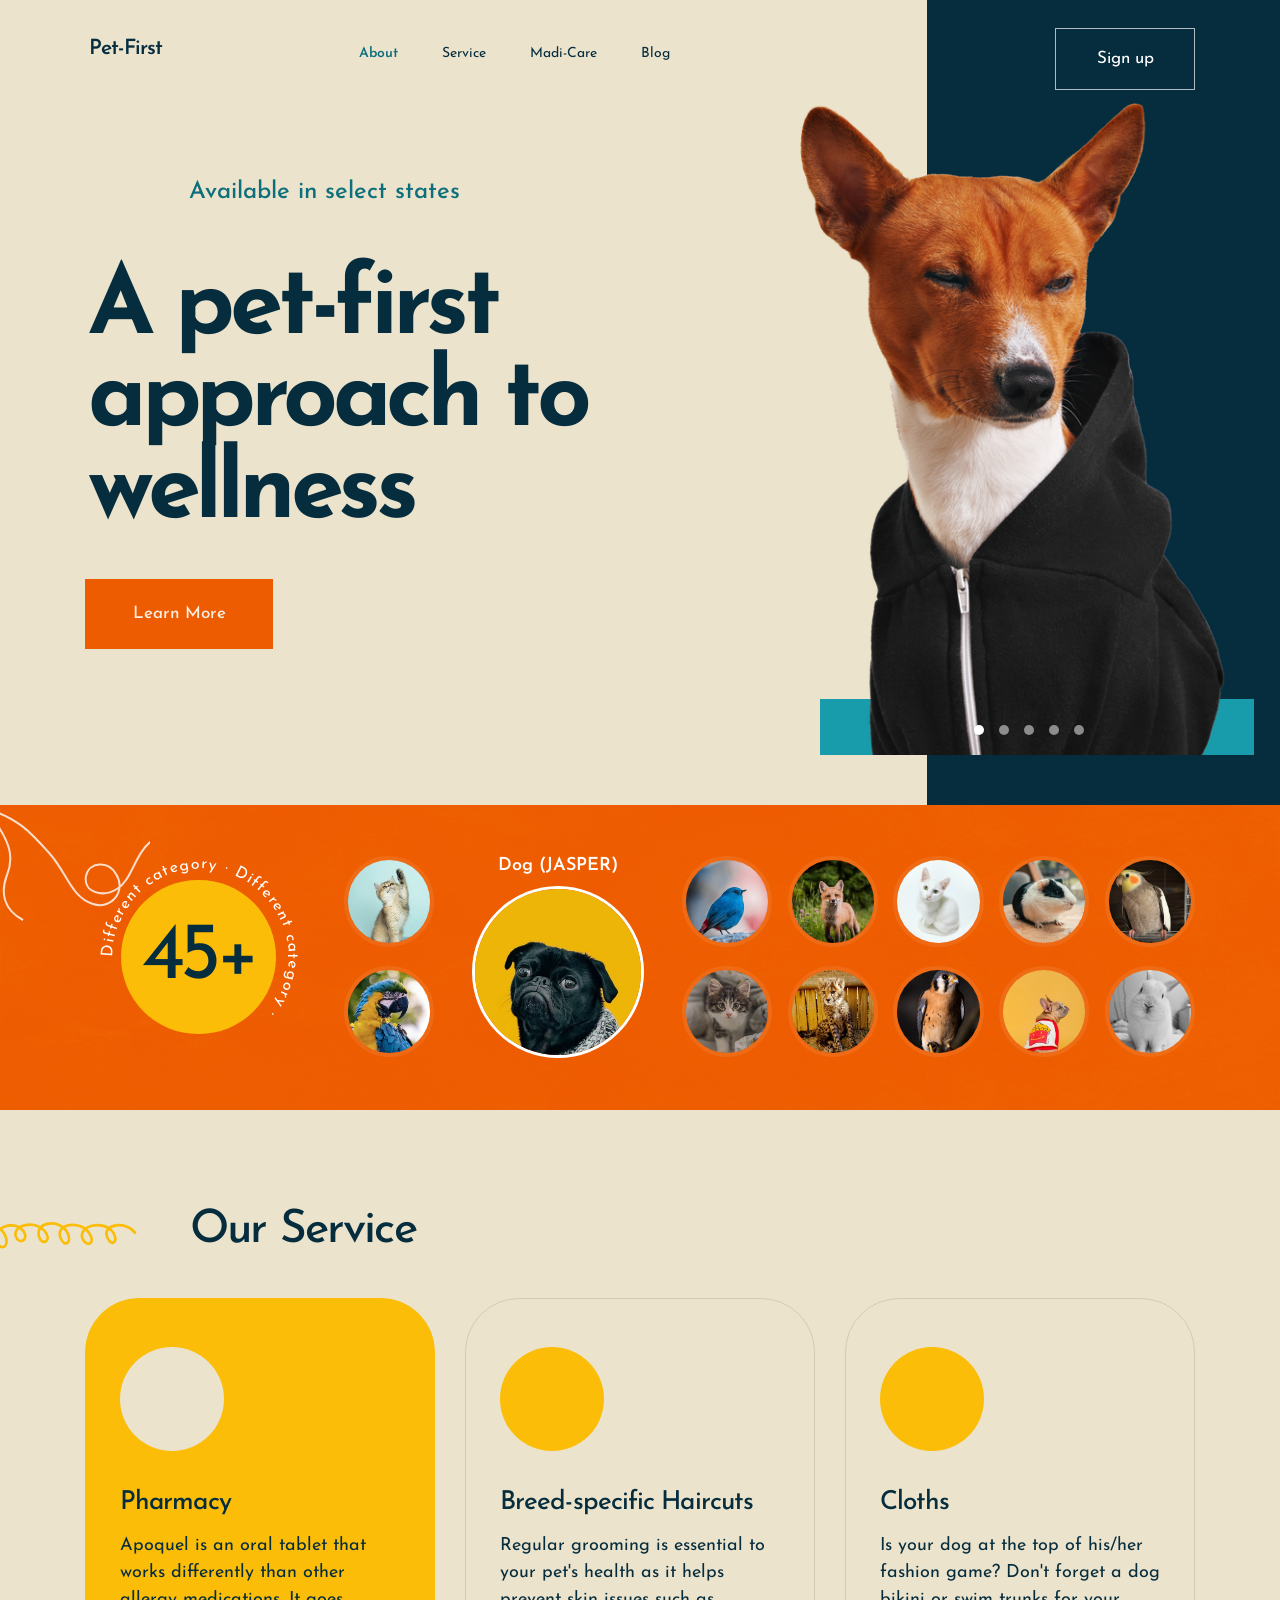
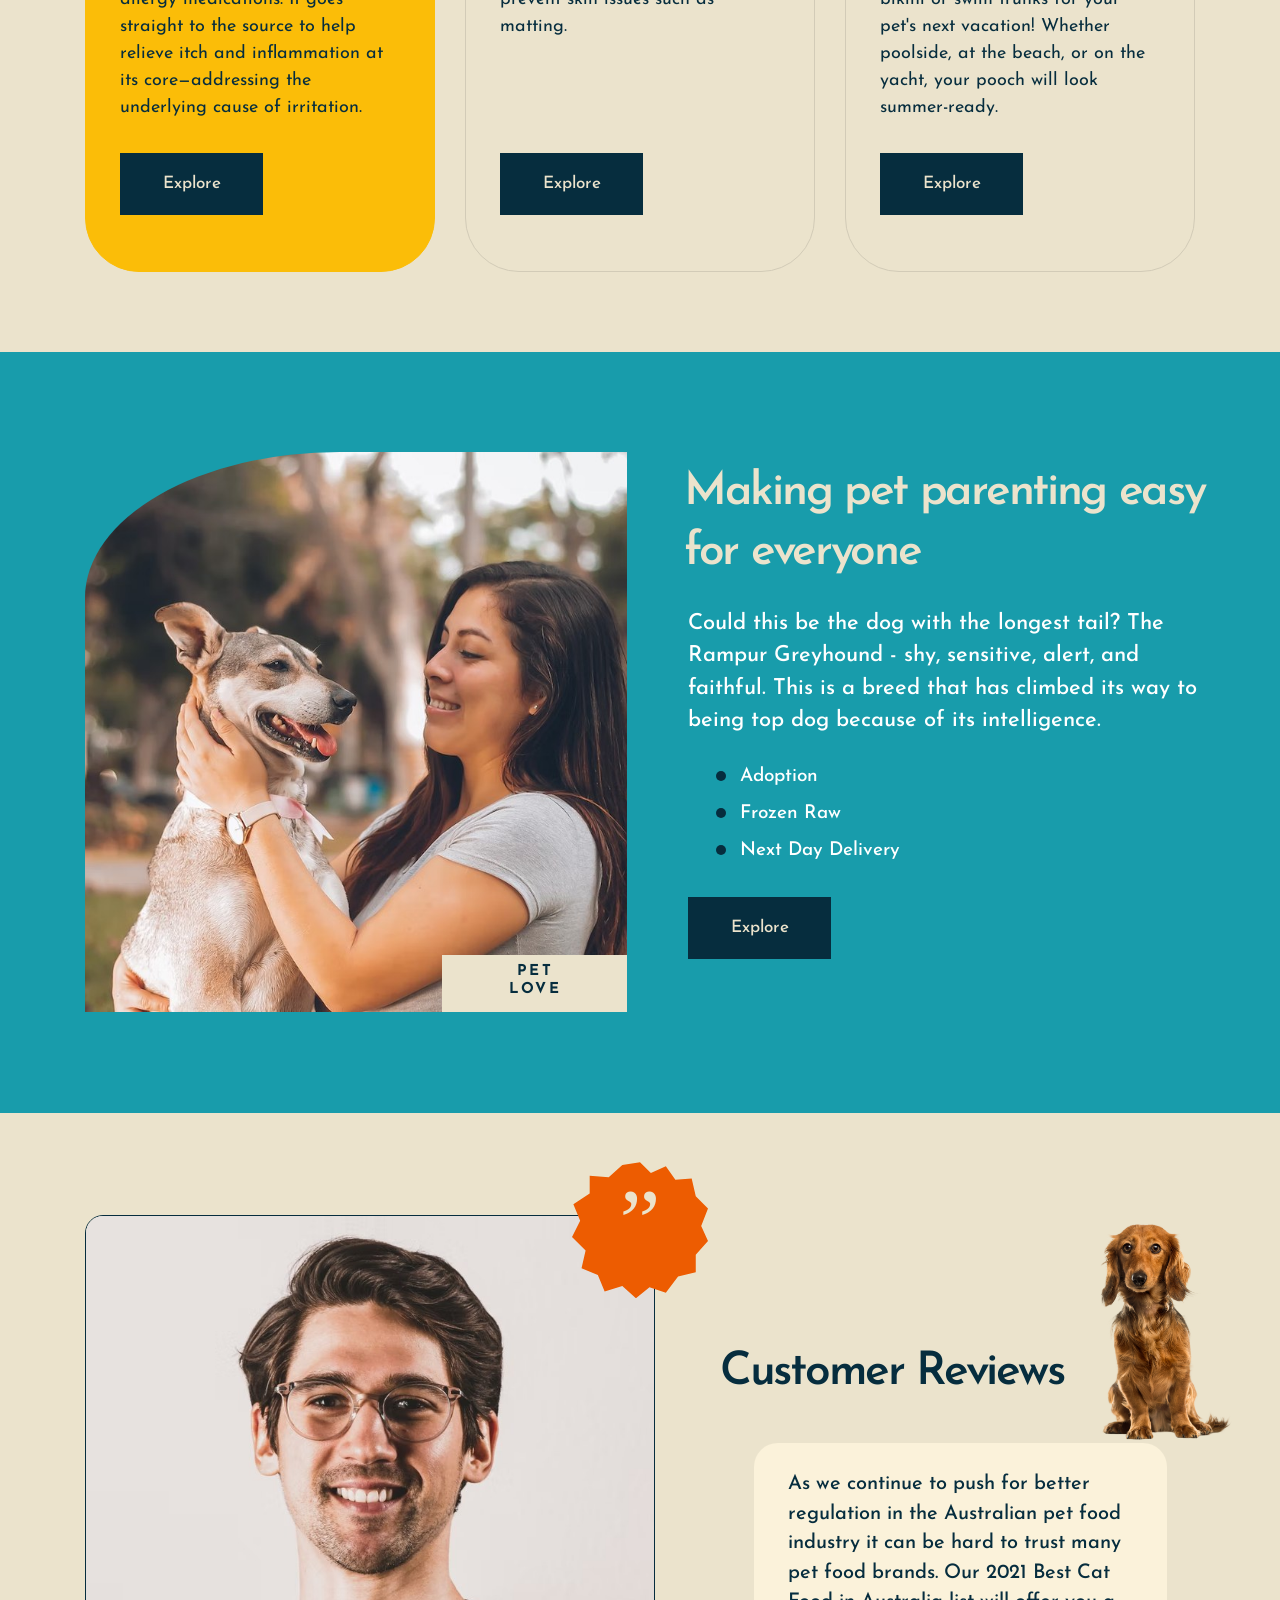
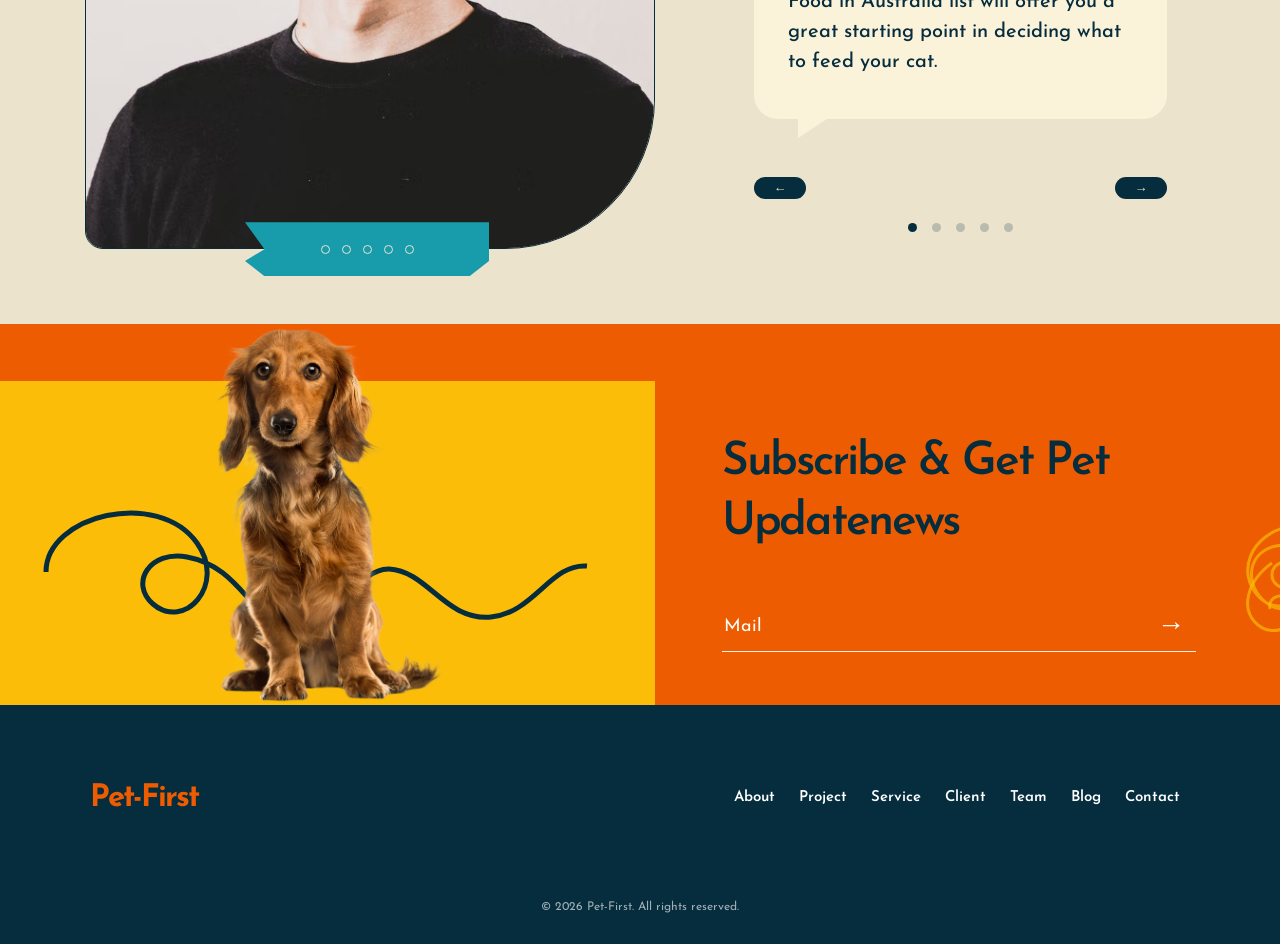
<file: index.html>
<!DOCTYPE html>
<html lang="en">
<head>
	<meta charset="UTF-8">
	<meta name="viewport" content="width=device-width, initial-scale=1.0">
	<meta name="description" content="A pet-first approach to wellness. Thoughtful products and services for happier, healthier pets.">
	<title>Pet-First — A Pet-First Approach to Wellness</title>
	<link rel="preconnect" href="https://fonts.googleapis.com">
	<link rel="preconnect" href="https://fonts.gstatic.com" crossorigin>
	<link href="https://fonts.googleapis.com/css2?family=Josefin+Sans:wght@400;500;600;700&display=swap" rel="stylesheet">
	<link rel="stylesheet" href="styles.css">
	<script src="js/script.js" defer></script>
</head>
<body>
	<header class="site-header">
		<div class="header-inner">
			<a class="brand" href="#home" aria-label="Pet-First home">Pet-First</a>
			<button class="menu-toggle" type="button" aria-expanded="false" aria-controls="main-navigation" aria-label="Open navigation">
				<span></span><span></span><span></span>
			</button>
			<nav class="main-navigation" id="main-navigation" aria-label="Main navigation">
				<ul>
					<li><a class="active" href="#about">About</a></li>
					<li><a href="#services">Service</a></li>
					<li><a href="#wellness">Madi-Care</a></li>
					<li><a href="#reviews">Blog</a></li>
				</ul>
			</nav>
			<a class="signup-button" href="#newsletter">Sign up</a>
		</div>
	</header>

	<main>
		<section class="hero" id="home" aria-labelledby="hero-title">
			<div class="hero-panel" aria-hidden="true"></div>
			<div class="hero-copy">
				<p class="hero-kicker">Available in select states</p>
				<h1 id="hero-title">A pet-first<br>approach to<br>wellness</h1>
				<a class="button button-orange" href="#about">Learn More</a>
			</div>
			<figure class="hero-visual">
				<img src="images/hero-dog.png" alt="A small brown dog wearing a black hoodie">
				<figcaption class="visually-hidden">A pet-first approach to wellness</figcaption>
				<div class="hero-accent" aria-hidden="true"></div>
				<div class="hero-dots" aria-hidden="true"><i></i><i></i><i></i><i></i><i></i></div>
			</figure>
		</section>

		<section class="stats" id="about" aria-label="Pet categories and community">
			<div class="stats-paper" aria-hidden="true"></div>
			<svg class="stats-doodle" viewBox="0 0 150 150" aria-hidden="true">
				<path d="M-14 4 C18 12 33 30 50 49 C67 68 71 92 93 99 C111 105 127 86 116 69 C108 55 89 57 86 71 C83 87 102 93 117 84 C133 74 134 48 154 34" />
				<path d="M-4 18 C10 38 14 53 7 70 C0 88 4 105 23 115" />
			</svg>
			<div class="stats-inner">
				<div class="stat-bubble">
					<svg class="stat-ring" viewBox="0 0 240 240" aria-hidden="true">
						<defs><path id="ring-path" d="M 120,120 m -93,0 a 93,93 0 1,1 186,0 a 93,93 0 1,1 -186,0"></path></defs>
						<text><textPath href="#ring-path">Different category · Different category · </textPath></text>
					</svg>
					<div class="stat-number">45+</div>
				</div>
				<div class="pet-gallery" aria-label="Pets in our community">
					<img src="images/pet-kitten.jpg" alt="Kitten">
					<img src="images/pet-blue-bird.jpg" alt="Blue bird">
					<img src="images/pet-fox.jpg" alt="Fox">
					<img src="images/pet-cat.jpg" alt="White cat">
					<img src="images/pet-guinea-pig.jpg" alt="Guinea pig">
					<img src="images/pet-cockatiel.jpg" alt="Cockatiel">
					<img src="images/pet-parrot.jpg" alt="Parrot">
					<img src="images/pet-kitten-grey.jpg" alt="Grey kitten">
					<img src="images/pet-serval.jpg" alt="Serval cat">
					<img src="images/pet-hawk.jpg" alt="Hawk">
					<img src="images/pet-mouse.jpg" alt="Mouse in a sweater">
					<img src="images/pet-rabbit.jpg" alt="Rabbit">
					<div class="featured-pet">
						<p>Dog (JASPER)</p>
						<img src="images/pet-pug.jpg" alt="Pug wearing a patterned sweater">
					</div>
				</div>
			</div>
		</section>

		<section class="services" id="services" aria-labelledby="services-title">
			<svg class="service-squiggle" viewBox="0 0 300 70" aria-hidden="true">
				<path d="M2 49 C19 22 39 24 46 43 C52 61 36 64 31 49 C25 30 58 17 72 34 C83 47 65 57 61 42 C57 25 89 18 104 34 C117 48 101 59 96 43 C90 20 126 17 137 34 C148 52 134 61 128 44 C121 22 159 19 171 37 C183 54 166 60 161 45 C155 27 190 18 205 34 C218 48 205 62 198 43 C191 24 227 19 240 37" />
			</svg>
			<h2 id="services-title">Our Service</h2>
			<div class="service-track">
				<article class="service-card service-pharmacy">
					<div class="service-icon icon-cream" aria-hidden="true">
					</div>
					<h3>Pharmacy</h3>
					<p>Apoquel is an oral tablet that works differently than other allergy medications. It goes straight to the source to help relieve itch and inflammation at its core—addressing the underlying cause of irritation.</p>
					<a class="button button-navy" href="#newsletter">Explore</a>
				</article>
				<article class="service-card service-grooming">
					<div class="service-icon icon-yellow" aria-hidden="true">
					</div>
					<h3>Breed-specific Haircuts</h3>
					<p>Regular grooming is essential to your pet's health as it helps prevent skin issues such as matting.</p>
					<a class="button button-navy" href="#newsletter">Explore</a>
				</article>
				<article class="service-card service-clothes">
					<div class="service-icon icon-yellow" aria-hidden="true">
					</div>
					<h3>Cloths</h3>
					<p>Is your dog at the top of his/her fashion game? Don't forget a dog bikini or swim trunks for your pet's next vacation! Whether poolside, at the beach, or on the yacht, your pooch will look summer-ready.</p>
					<a class="button button-navy" href="#newsletter">Explore</a>
				</article>
			</div>
		</section>

		<section class="wellness" id="wellness" aria-labelledby="wellness-title">
			<div class="wellness-photo">
				<img src="images/family-with-dog.jpg" alt="A woman smiling as she spends time with her dog">
				<span class="photo-sticker" aria-hidden="true">PET<br>LOVE</span>
			</div>
			<div class="wellness-copy">
				<h2 id="wellness-title">Making pet parenting easy for everyone</h2>
				<p class="wellness-description">Could this be the dog with the longest tail? The Rampur Greyhound - shy, sensitive, alert, and faithful. This is a breed that has climbed its way to being top dog because of its intelligence.</p>
				<ul class="wellness-features">
					<li>Adoption</li>
					<li>Frozen Raw</li>
					<li>Next Day Delivery</li>
				</ul>
				<a class="button button-navy" href="#services">Explore</a>
			</div>
		</section>

		<section class="reviews" id="reviews" aria-labelledby="reviews-title">
			<div class="review-photo">
				<img src="images/customer-portrait.jpg" alt="A smiling customer">
			</div>
			<div class="review-quote" aria-hidden="true">”</div>
			<div class="review-ribbon" aria-hidden="true"><i></i><i></i><i></i><i></i><i></i></div>
			<div class="review-copy">
				<div class="review-head">
					<h2 id="reviews-title">Customer Reviews</h2>
					<img class="review-pet" src="images/newsletter-dog.png" alt="" aria-hidden="true">
				</div>
				<p>As we continue to push for better regulation in the Australian pet food industry it can be hard to trust many pet food brands. Our 2021 Best Cat Food in Australia list will offer you a great starting point in deciding what to feed your cat.</p>
				<div class="review-controls" aria-hidden="true">
					<span class="control-pill">←</span><span class="control-pill">→</span>
				</div>
				<div class="review-pagination" aria-hidden="true"><i class="current"></i><i></i><i></i><i></i><i></i></div>
			</div>
		</section>

		<section class="newsletter" id="newsletter" aria-labelledby="newsletter-title">
			<div class="newsletter-yellow" aria-hidden="true">
				<svg class="newsletter-leash" viewBox="0 0 550 164" aria-hidden="true"><path d="M4 85c0-57 112-84 151-29 30 42-13 88-44 61-24-21-3-54 34-47 55 10 63 64 103 70 46 7 64-59 99-58 39 2 56 52 102 48 43-4 60-54 96-51"/></svg>
			</div>
			<img class="newsletter-dog" src="images/newsletter-dog.png" alt="A golden retriever sitting attentively">
			<svg class="newsletter-swirls" viewBox="0 0 190 195" aria-hidden="true"><path d="M165 8c-42 8-55 48-32 71 21 21 51 2 43-22-7-20-31-15-30 1 1 13 21 17 29 5 12-18-7-39-25-35-26 5-33 34-13 54 20 19 49 6 47-18"/><path d="M146 45c-26 19-32 47-14 62 19 15 43-3 34-21-7-14-25-8-22 5"/></svg>
			<div class="newsletter-copy">
				<h2 id="newsletter-title">Subscribe &amp; Get Pet Updatenews</h2>
				<form class="newsletter-form" action="#" method="get">
					<label class="visually-hidden" for="email-address">Mail</label>
					<input id="email-address" name="email" type="email" placeholder="Mail" required>
					<button type="submit" aria-label="Subscribe">&#8594;</button>
				</form>
				<p class="form-message" role="status" aria-live="polite"></p>
			</div>
		</section>
	</main>

	<footer class="site-footer">
		<div class="footer-inner">
			<a class="footer-brand" href="#home" aria-label="Pet-First home">Pet-First</a>
			<nav class="footer-navigation" aria-label="Footer navigation">
				<ul>
					<li><a href="#about">About</a></li>
					<li><a href="#about">Project</a></li>
					<li><a href="#services">Service</a></li>
					<li><a href="#reviews">Client</a></li>
					<li><a href="#wellness">Team</a></li>
					<li><a href="#reviews">Blog</a></li>
					<li><a href="#newsletter">Contact</a></li>
				</ul>
			</nav>
			<p class="copyright">© 2026 Pet-First. All rights reserved.</p>
		</div>
	</footer>
</body>
</html>
</file>
<file: styles.css>
/* Pet-First homepage — semantic layout based on the supplied Figma frame. */
:root {
	--cream: #ebe3cc;
	--cream-light: #fbf2da;
	--navy: #062d3e;
	--teal: #189cab;
	--orange: #ed5c01;
	--yellow: #fbbd08;
	--line: #d2cbb7;
	--teal-text: #0d6f7c; /* darker teal for text on cream (contrast 4.6:1) */
}

* { box-sizing: border-box; }
html { scroll-behavior: smooth; }
body {
	margin: 0;
	background: var(--cream);
	color: var(--navy);
	font-family: "Josefin Sans", "Trebuchet MS", sans-serif;
	font-size: 18px;
	line-height: 1.45;
	overflow-x: hidden;
}
img { display: block; max-width: 100%; }
a { color: inherit; text-decoration: none; }
a:hover { text-decoration: underline; }
:focus-visible { outline: 3px solid var(--orange); outline-offset: 3px; }
.site-header :focus-visible, .newsletter :focus-visible { outline-color: #fff; }
.stats :focus-visible, .newsletter-form :focus-visible { outline-color: #fff; }
button, input { font: inherit; }
button, a { -webkit-tap-highlight-color: transparent; }
.visually-hidden {
	position: absolute; width: 1px; height: 1px; padding: 0; margin: -1px;
	overflow: hidden; clip: rect(0, 0, 0, 0); white-space: nowrap; border: 0;
}

/* Header and hero */
.site-header { position: absolute; z-index: 10; top: 0; left: 0; width: 100%; height: 90px; }
.header-inner {
	position: relative; width: calc(100% - 64px); max-width: 1102px; height: 90px;
	margin: 0 auto; display: flex; align-items: center;
}
.brand { position: absolute; left: 0; top: 38px; font-size: 21px; font-weight: 600; line-height: 1; letter-spacing: -.04em; }
.main-navigation { position: absolute; left: 270px; top: 40px; }
.main-navigation ul, .footer-navigation ul { list-style: none; padding: 0; margin: 0; display: flex; align-items: center; }
.main-navigation ul { gap: 44px; }
.main-navigation a { font-size: 14px; white-space: nowrap; }
.main-navigation a.active { color: var(--teal-text); font-weight: 600; }
.signup-button {
	position: absolute; right: -4px; top: 28px; width: 140px; height: 62px;
	display: flex; align-items: center; justify-content: center; color: #fff;
	font-size: 17px; border: 1px solid rgba(255,255,255,.68); transition: background .2s ease, color .2s ease;
}
.signup-button:hover { background: #fff; color: var(--navy); text-decoration: none; }
.menu-toggle { display: none; }
.hero { position: relative; height: 805px; background: var(--cream); overflow: hidden; }
.hero-panel { position: absolute; top: 0; right: 0; width: 27.57%; height: 805px; background: var(--navy); }
.hero-copy { position: absolute; z-index: 2; top: 173px; left: max(24px, calc((100% - 1110px) / 2)); width: 58%; max-width: 790px; }
.hero-kicker { margin: 0 0 52px 104px; color: var(--teal-text); font-size: 24px; font-weight: 500; line-height: 38px; }
.hero h1 { max-width: 790px; margin: 0 0 0 3px; font-size: 96px; font-weight: 700; line-height: .96; letter-spacing: -.055em; }
.button { width: 143px; min-height: 62px; display: inline-flex; align-items: center; justify-content: center; font-size: 17px; font-weight: 500; transition: transform .2s ease, background .2s ease; }
.button:hover { transform: translateY(-3px); text-decoration: none; }
.button-orange { width: 188px; height: 70px; margin-top: 40px; background: var(--orange); color: #fcefe2; }
.button-orange:hover { background: #d94f00; }
.hero-visual { position: absolute; z-index: 1; top: 50px; right: max(24px, calc((100% - 1224px) / 2)); width: 496px; height: 705px; margin: 0; }
.hero-visual > img { position: relative; z-index: 2; width: 100%; height: 100%; object-fit: cover; object-position: center center; }
.hero-accent { position: absolute; z-index: 1; right: -2px; bottom: 0; width: 87.5%; height: 56px; background: var(--teal); }
.hero-dots { position: absolute; z-index: 3; bottom: 20px; left: 44%; display: flex; gap: 15px; }
.hero-dots i { width: 10px; height: 10px; border-radius: 50%; background: rgba(255,255,255,.5); }
.hero-dots i:first-child { background: #fff; }

/* Orange community bar */
.stats { position: relative; z-index: 2; padding: 38px 0 40px; overflow: hidden; background: var(--orange); }
.stats-paper { position: absolute; inset: 0; background: url("images/paper-texture.jpg") center 43% / cover; mix-blend-mode: soft-light; opacity: .36; }
.stats-doodle { position: absolute; left: 0; top: 0; width: 150px; height: 150px; fill: none; stroke: rgba(255,255,255,.8); stroke-width: 2; }
.stats-inner { position: relative; z-index: 2; width: calc(100% - 48px); max-width: 1110px; margin: 0 auto; display: flex; align-items: center; gap: 28px; }
.stat-bubble { position: relative; flex: 0 0 231px; height: 227px; }
.stat-ring { position: absolute; inset: 0; width: 100%; height: 100%; overflow: visible; }
.stat-ring text { fill: #fff; font-family: "Josefin Sans", "Trebuchet MS", sans-serif; font-size: 17px; letter-spacing: 1.3px; }
.stat-number { position: absolute; left: 15.8%; top: 16.3%; width: 66.7%; aspect-ratio: 1; display: flex; align-items: center; justify-content: center; border-radius: 50%; background: var(--yellow); font-size: 81px; font-weight: 400; letter-spacing: -.07em; line-height: 1; }
.pet-gallery { flex: 1; min-width: 0; display: grid; grid-template-columns: minmax(0, 1fr) minmax(0, 2.4fr) repeat(5, minmax(0, 1fr)); column-gap: clamp(8px, 1.2vw, 18px); row-gap: 17px; align-items: center; }
.pet-gallery > img { width: 100%; max-width: 95px; aspect-ratio: 1; justify-self: center; border: 4px solid rgba(255,255,255,.08); border-radius: 50%; object-fit: cover; }
@media (min-width: 901px) {
	.featured-pet { grid-column: 2; grid-row: 1 / span 2; }
	.pet-gallery > img:nth-child(1), .pet-gallery > img:nth-child(7) { grid-column: 1; }
	.pet-gallery > img:nth-child(n+2):nth-child(-n+6) { grid-row: 1; }
	.pet-gallery > img:nth-child(n+8):nth-child(-n+12) { grid-row: 2; }
	.pet-gallery > img:nth-child(1) { grid-row: 1; }
	.pet-gallery > img:nth-child(7) { grid-row: 2; }
	.pet-gallery > img:nth-child(2), .pet-gallery > img:nth-child(8) { grid-column: 3; }
	.pet-gallery > img:nth-child(3), .pet-gallery > img:nth-child(9) { grid-column: 4; }
	.pet-gallery > img:nth-child(4), .pet-gallery > img:nth-child(10) { grid-column: 5; }
	.pet-gallery > img:nth-child(5), .pet-gallery > img:nth-child(11) { grid-column: 6; }
	.pet-gallery > img:nth-child(6), .pet-gallery > img:nth-child(12) { grid-column: 7; }
}
.featured-pet { display: flex; flex-direction: column; align-items: center; gap: 10px; text-align: center; }
.featured-pet p { margin: 0; color: #fff; font-size: 18px; font-weight: 600; line-height: 1.2; }
.featured-pet img { width: min(100%, 172px); aspect-ratio: 1; border: 3px solid #fff; border-radius: 50%; object-fit: cover; }

/* Services: three equal cards, the third one is lowered like in the Figma frame */
.services { --sq-w: 200px; --h2-left: max(190px, calc((100% - 1110px) / 2 + 50px)); position: relative; padding: 98px 0 80px; background: var(--cream); overflow: hidden; }
.services h2 { position: relative; z-index: 2; margin: 0 0 44px var(--h2-left); font-size: 46px; font-weight: 500; letter-spacing: -.04em; line-height: 1; }
.service-squiggle { position: absolute; top: 98px; left: max(-40px, calc(var(--h2-left) - var(--sq-w) - 15px)); width: var(--sq-w); height: auto; overflow: visible; fill: none; stroke: var(--yellow); stroke-width: 4; stroke-linecap: round; }
.service-track { position: relative; z-index: 1; width: calc(100% - 48px); max-width: 1110px; margin: 0 auto; display: grid; grid-template-columns: repeat(3, minmax(0, 1fr)); gap: 30px; align-items: stretch; }
.service-card { display: flex; flex-direction: column; align-items: flex-start; padding: 48px 34px 56px; background: var(--cream); border: 1px solid var(--line); border-radius: 54px; }
.service-pharmacy { background: var(--yellow); border-color: var(--yellow); }
.service-clothes { margin-top: 0; }
.service-icon { flex: none; width: 104px; height: 104px; margin-bottom: 36px; display: flex; align-items: center; justify-content: center; border-radius: 50%; }
.service-icon svg { width: 56px; height: 56px; fill: none; stroke: var(--navy); stroke-width: 2.1; stroke-linecap: round; stroke-linejoin: round; }
.icon-cream { background: var(--cream); }
.icon-yellow { background: var(--yellow); }
.service-card h3 { margin: 0 0 14px; font-size: 26px; font-weight: 500; line-height: 1.2; letter-spacing: -.035em; }
.service-card p { margin: 0 0 32px; font-size: 18px; line-height: 1.5; }
.service-card .button { margin-top: auto; }
.button-navy { background: var(--navy); color: var(--cream); }
.button-navy:hover { background: #16485c; }
.service-decoration { position: absolute; z-index: 0; top: 56px; left: calc(50% + 445px); width: 212px; height: 229px; background: var(--teal); opacity: .9; }

/* Teal feature section */
.wellness { position: relative; height: 761px; background: var(--teal); color: var(--cream); overflow: hidden; }
.wellness-photo { position: absolute; top: 100px; left: max(24px, calc((100% - 1110px) / 2)); width: 542px; height: 560px; overflow: hidden; border-radius: 47% 0 0 0 / 26% 0 0 0; }
.wellness-photo img { width: 100%; height: 100%; object-fit: cover; object-position: 48% center; }
.photo-sticker { position: absolute; right: -1px; bottom: 0; width: 186px; height: 57px; padding-top: 8px; background: var(--cream); color: var(--navy); font-size: 15px; font-weight: 700; line-height: 1.2; text-align: center; letter-spacing: .16em; }
.wellness-copy { position: absolute; top: 111px; left: calc(50% + 44px); width: 543px; }
.wellness h2, .newsletter h2 { margin: 0; font-size: 46px; font-weight: 600; line-height: 1.3; letter-spacing: -.05em; }
.wellness-description { margin: 25px 0 0 4px; max-width: 513px; color: #fff; font-size: 22px; font-weight: 500; line-height: 1.48; }
.wellness-features { list-style: none; margin: 20px 0 0 32px; padding: 0; color: #fff; font-size: 19px; font-weight: 500; line-height: 1.95; }
.wellness-features li { position: relative; padding-left: 24px; }
.wellness-features li::before { content: ""; position: absolute; left: 0; top: 13px; width: 10px; height: 10px; border-radius: 50%; background: var(--navy); }
.wellness-copy .button { margin: 28px 0 0 4px; }

/* Customer reviews */
.reviews { position: relative; height: 811px; background: var(--cream); overflow: hidden; }
.review-photo { position: absolute; top: 102px; left: max(24px, calc((100% - 1110px) / 2)); width: 570px; height: 634px; overflow: hidden; border: 1px solid var(--navy); border-radius: 18px 18px 150px 18px; }
.review-photo img { width: 100%; height: 100%; object-fit: cover; object-position: center top; }
.review-quote { position: absolute; z-index: 2; top: 49px; left: calc(max(24px, (100% - 1110px) / 2) + 487px); width: 136px; height: 136px; display: flex; align-items: center; justify-content: center; background: var(--orange); clip-path: polygon(50% 0%, 58% 8%, 69% 3%, 76% 13%, 88% 12%, 91% 25%, 100% 34%, 95% 47%, 100% 58%, 91% 68%, 91% 81%, 78% 84%, 69% 96%, 57% 92%, 47% 100%, 37% 91%, 24% 95%, 19% 83%, 7% 78%, 10% 65%, 0% 55%, 6% 43%, 1% 31%, 13% 23%, 13% 10%, 27% 11%, 37% 2%); color: var(--cream); font-family: Georgia, serif; font-size: 92px; line-height: 1; padding-bottom: 18px; }
.review-ribbon { position: absolute; z-index: 2; top: 709px; left: calc(max(24px, (100% - 1110px) / 2) + 160px); width: 244px; height: 54px; display: flex; align-items: center; justify-content: center; gap: 12px; background: var(--teal); clip-path: polygon(0 0, 100% 0, 100% 72%, 92% 100%, 8% 100%, 0 72%, 8% 50%); }
.review-ribbon i { width: 9px; height: 9px; border: 1px solid var(--cream); border-radius: 50%; }
.review-copy { position: absolute; top: 230px; left: calc(50% + 80px); width: 500px; }
.review-head { position: relative; margin: 0 0 40px; }
.review-head h2 { margin: 0; font-size: 46px; font-weight: 600; line-height: 1.3; letter-spacing: -.05em; }
.review-pet { position: absolute; right: -14px; bottom: -39px; width: 140px; height: auto; pointer-events: none; }
.review-copy p { position: relative; max-width: 413px; min-height: 238px; margin: 0 0 0 34px; padding: 27px 34px 42px; border-radius: 24px; background: var(--cream-light); font-size: 20px; font-weight: 500; line-height: 1.48; }
.review-copy p::after { content: ""; position: absolute; left: 44px; bottom: -19px; width: 30px; height: 20px; background: var(--cream-light); clip-path: polygon(0 0, 100% 0, 0 100%); }
.review-controls { width: 100%; max-width: 413px; display: flex; justify-content: space-between; margin: 58px 0 0 34px; }
.control-pill { width: 52px; height: 22px; display: flex; align-items: center; justify-content: center; border-radius: 40px; background: var(--navy); color: var(--cream); font-family: Arial, sans-serif; font-size: 13px; line-height: 1; }
.review-pagination { width: 100%; max-width: 413px; display: flex; justify-content: center; gap: 15px; margin: 24px 0 0 34px; }
.review-pagination i { width: 9px; height: 9px; border-radius: 50%; background: rgba(6,45,62,.22); }
.review-pagination .current { background: var(--navy); }

/* Newsletter and footer */
.newsletter { position: relative; height: 381px; background: var(--orange); overflow: hidden; }
.newsletter-yellow { position: absolute; left: 0; top: 57px; width: min(737px, 51.2%); height: 324px; background: var(--yellow); }
.newsletter-leash { position: absolute; left: 42px; top: 106px; width: min(550px, 90%); height: auto; fill: none; stroke: var(--navy); stroke-width: 5; }
.newsletter-dog { position: absolute; z-index: 2; left: calc(min(737px, 51.2%) / 2 - 122px); bottom: 0; width: auto; height: 381px; max-width: none; }
.newsletter-swirls { position: absolute; right: -36px; bottom: -8px; z-index: 2; width: 190px; height: 195px; fill: none; stroke: rgba(251,189,8,.68); stroke-width: 3; }
.newsletter-copy { position: absolute; z-index: 3; top: 109px; left: calc(50% + 82px); width: 474px; }
.newsletter h2 { color: var(--navy); }
.newsletter-form { position: relative; margin-top: 51px; width: 474px; height: 48px; border-bottom: 1px solid rgba(255,255,255,.9); display: flex; }
.newsletter-form input { flex: 1; min-width: 0; border: 0; outline: 0; background: transparent; color: #fff; font-family: "Josefin Sans", "Trebuchet MS", sans-serif; font-size: 18px; }
.newsletter-form input::placeholder { color: #fff; opacity: 1; }
.newsletter-form button { width: 50px; border: 0; background: transparent; color: #fff; font-size: 28px; cursor: pointer; }
.newsletter-form input:focus-visible, .newsletter-form button:focus-visible { outline: 2px solid #fff; outline-offset: 3px; }
.form-message { margin: 8px 0 0; color: #fff; font-size: 14px; }
.site-footer { position: relative; padding: 72px 0 28px; background: var(--navy); color: #fff; }
.footer-inner { width: calc(100% - 48px); max-width: 1100px; margin: 0 auto; display: flex; align-items: center; justify-content: space-between; gap: 24px 48px; flex-wrap: wrap; }
.footer-brand { color: var(--orange); font-size: 31px; font-weight: 700; letter-spacing: -.06em; line-height: 1; }
.footer-navigation ul { gap: 4px; flex-wrap: wrap; }
.footer-navigation a { display: block; padding: 10px; font-size: 15px; font-weight: 600; white-space: nowrap; }
.copyright { flex: 0 0 100%; margin: 56px 0 0; font-size: 12px; text-align: center; color: rgba(255,255,255,.62); }

@media (max-width: 1200px) {
	.hero-copy { left: 7%; }
	.hero-visual { right: 4%; width: 40%; }
	.services { --sq-w: 160px; --h2-left: max(160px, calc((100% - 1110px) / 2 + 50px)); }
	.service-card { padding: 40px 26px 34px; }
	.service-card p { font-size: 17px; }
	.wellness-photo { left: 5%; width: 42%; }
	.wellness-copy { left: 53%; width: 42%; }
	.wellness h2, .newsletter h2, .review-head h2 { font-size: 40px; }
	.wellness-description { font-size: 20px; }
	.review-photo { left: 5%; width: 42%; }
	.review-quote { left: calc(5% + 42% - 70px); }
	.review-ribbon { left: calc(5% + 21% - 122px); }
	.review-copy { left: 53%; width: 42%; }
	.review-pet { width: 112px; right: -8px; }
	.newsletter-copy { left: 56%; width: 40%; }
	.newsletter-form { width: 100%; }
}

@media (max-width: 1000px) {
	.main-navigation { left: 170px; }
	.main-navigation ul { gap: 26px; }
	.hero h1 { font-size: clamp(54px, 8.6vw, 84px); }
	.hero-kicker { margin-left: 40px; font-size: 22px; }
}

@media (min-width: 901px) and (max-width: 1200px) {
	.stats-doodle { display: none; }
}

@media (max-width: 900px) {
	/* sections that use absolute layout on desktop are stacked */
	.stats { padding: 40px 0 44px; }
	.stats-doodle { width: 90px; height: 90px; }
	.stats-inner { flex-direction: column; gap: 24px; }
	.stat-bubble { flex: none; width: 190px; height: 186px; }
	.stat-number { font-size: 66px; }
	.pet-gallery { width: 100%; max-width: 520px; grid-template-columns: repeat(6, minmax(0, 1fr)); column-gap: 8px; row-gap: 12px; }
	.pet-gallery > img:nth-child(n) { grid-column: auto; grid-row: auto; max-width: 64px; border-width: 2px; }
	.featured-pet { grid-column: 1 / -1; grid-row: 1; margin-bottom: 8px; }
	.featured-pet img { width: 130px; }

	.services { padding: 64px 0 72px; }
	.services h2 { width: calc(100% - 40px); max-width: 560px; margin: 0 auto 38px; padding-top: 44px; font-size: 38px; }
	.service-squiggle { top: 30px; left: -30px; width: 150px; }
	.service-track { grid-template-columns: 1fr; gap: 28px; max-width: 560px; width: calc(100% - 40px); }
	.service-card { padding: 34px 26px 30px; border-bottom: 1px solid var(--line); border-radius: 34px; }
	.service-pharmacy { border-bottom-color: var(--yellow); }
	.service-clothes { margin-top: 0; }
	.service-icon { width: 88px; height: 88px; margin-bottom: 26px; }
	.service-icon svg { width: 48px; height: 48px; }
	.service-card h3 { font-size: 24px; }
	.service-card p { font-size: 16px; margin-bottom: 24px; }
	.service-decoration { display: none; }


	.wellness { height: auto; padding: 48px 20px 56px; display: flex; flex-direction: column; gap: 34px; }
	.wellness-photo, .wellness-copy { position: relative; top: auto; left: auto; width: 100%; }
	.wellness-photo { max-width: 620px; height: min(360px, 90vw); margin: 0 auto; border-radius: 42% 0 0 0; }
	.wellness-copy { max-width: 620px; margin: 0 auto; }
	.wellness h2, .newsletter h2, .review-head h2 { font-size: 36px; }
	.wellness-description { margin: 20px 0 0; font-size: 18px; }
	.wellness-features { margin: 18px 0 0; font-size: 17px; }
	.wellness-copy .button { margin: 20px 0 0; }

	.reviews { height: auto; padding: 52px 20px 65px; display: flex; flex-direction: column; gap: 30px; }
	.review-photo, .review-copy { position: relative; top: auto; left: auto; width: 100%; max-width: 620px; margin: 0 auto; }
	.review-photo { height: 105vw; max-height: 480px; border-radius: 18px 18px 100px 18px; }
	.review-quote { top: 28px; left: auto; right: max(34px, calc((100% - 620px) / 2 + 34px)); width: 78px; height: 78px; font-size: 66px; padding-bottom: 12px; }
	.review-ribbon, .review-pet { display: none; }
	.review-head { margin-bottom: 20px; }
	.review-copy p { margin-left: 0; max-width: none; min-height: 0; padding: 22px 22px 32px; font-size: 17px; }
	.review-copy p::after { left: 28px; }
	.review-controls, .review-pagination { max-width: none; margin-left: 0; }
	.review-controls { margin-top: 34px; }
	.review-pagination { margin-top: 20px; }

	.newsletter { height: auto; padding: 318px 20px 48px; }
	.newsletter-yellow { top: 0; width: 100%; height: 280px; }
	.newsletter-leash { left: 10px; top: 120px; width: 85%; }
	.newsletter-swirls { display: none; }
	.newsletter-dog { left: 50%; top: 24px; bottom: auto; height: 256px; transform: translateX(-50%); }
	.newsletter-copy { position: relative; top: auto; left: auto; width: 100%; max-width: 620px; margin: 0 auto; }
	.newsletter h2 { font-size: 34px; }
	.newsletter-form { margin-top: 24px; width: 100%; }

	.site-footer { padding: 48px 0 24px; }
	.footer-inner { width: calc(100% - 40px); flex-direction: column; align-items: flex-start; gap: 18px; }
	.footer-navigation ul { gap: 2px 8px; }
	.footer-navigation a { padding: 6px 4px; font-size: 14px; }
	.copyright { margin-top: 36px; text-align: left; }
}

@media (max-width: 760px) {
	body { font-size: 16px; }
	.site-header, .header-inner { height: 76px; }
	.header-inner { width: calc(100% - 36px); }
	.brand { top: 29px; left: 0; font-size: 20px; }
	.menu-toggle { position: absolute; display: flex; right: 0; top: 22px; width: 42px; height: 36px; padding: 7px; flex-direction: column; justify-content: space-between; border: 0; background: var(--cream); cursor: pointer; }
	.menu-toggle span { display: block; height: 2px; width: 100%; background: var(--navy); }
	.main-navigation { display: none; position: absolute; top: 68px; left: auto; right: 0; width: 210px; padding: 18px 22px; background: #fff; box-shadow: 0 12px 24px rgba(6,45,62,.14); }
	.main-navigation.is-open { display: block; }
	.main-navigation ul { align-items: flex-start; flex-direction: column; gap: 15px; }
	.main-navigation a { color: var(--navy); font-size: 16px; }
	.signup-button { top: 18px; right: 54px; width: 94px; height: 40px; font-size: 14px; color: var(--navy); border-color: var(--navy); }
	.hero { height: 820px; }
	.hero-panel { top: 420px; width: 48%; height: 400px; }
	.hero-copy { top: 135px; left: 7%; width: 86%; }
	.hero-kicker { margin: 0 0 30px 5px; font-size: 18px; }
	.hero h1 { max-width: 100%; font-size: clamp(42px, 11vw, 54px); line-height: .98; }
	.button-orange { margin-top: 28px; width: 155px; height: 58px; }
	.hero-visual { top: 420px; right: 4%; width: 74%; height: 390px; }
	.hero-accent { height: 34px; }
	.hero-dots { bottom: 11px; gap: 9px; }
	.hero-dots i { width: 7px; height: 7px; }
	.stat-bubble { width: 150px; height: 147px; }
	.stat-number { font-size: 52px; }
	.pet-gallery > img:nth-child(n) { max-width: 52px; }
	.featured-pet p { font-size: 15px; }
	.featured-pet img { width: 104px; }
	.services h2 { font-size: 34px; }
	.newsletter { padding-top: 318px; }
}

@media (prefers-reduced-motion: reduce) {
	html { scroll-behavior: auto; }
	*, *::before, *::after { transition-duration: .01ms !important; animation-duration: .01ms !important; }
}
</file>
